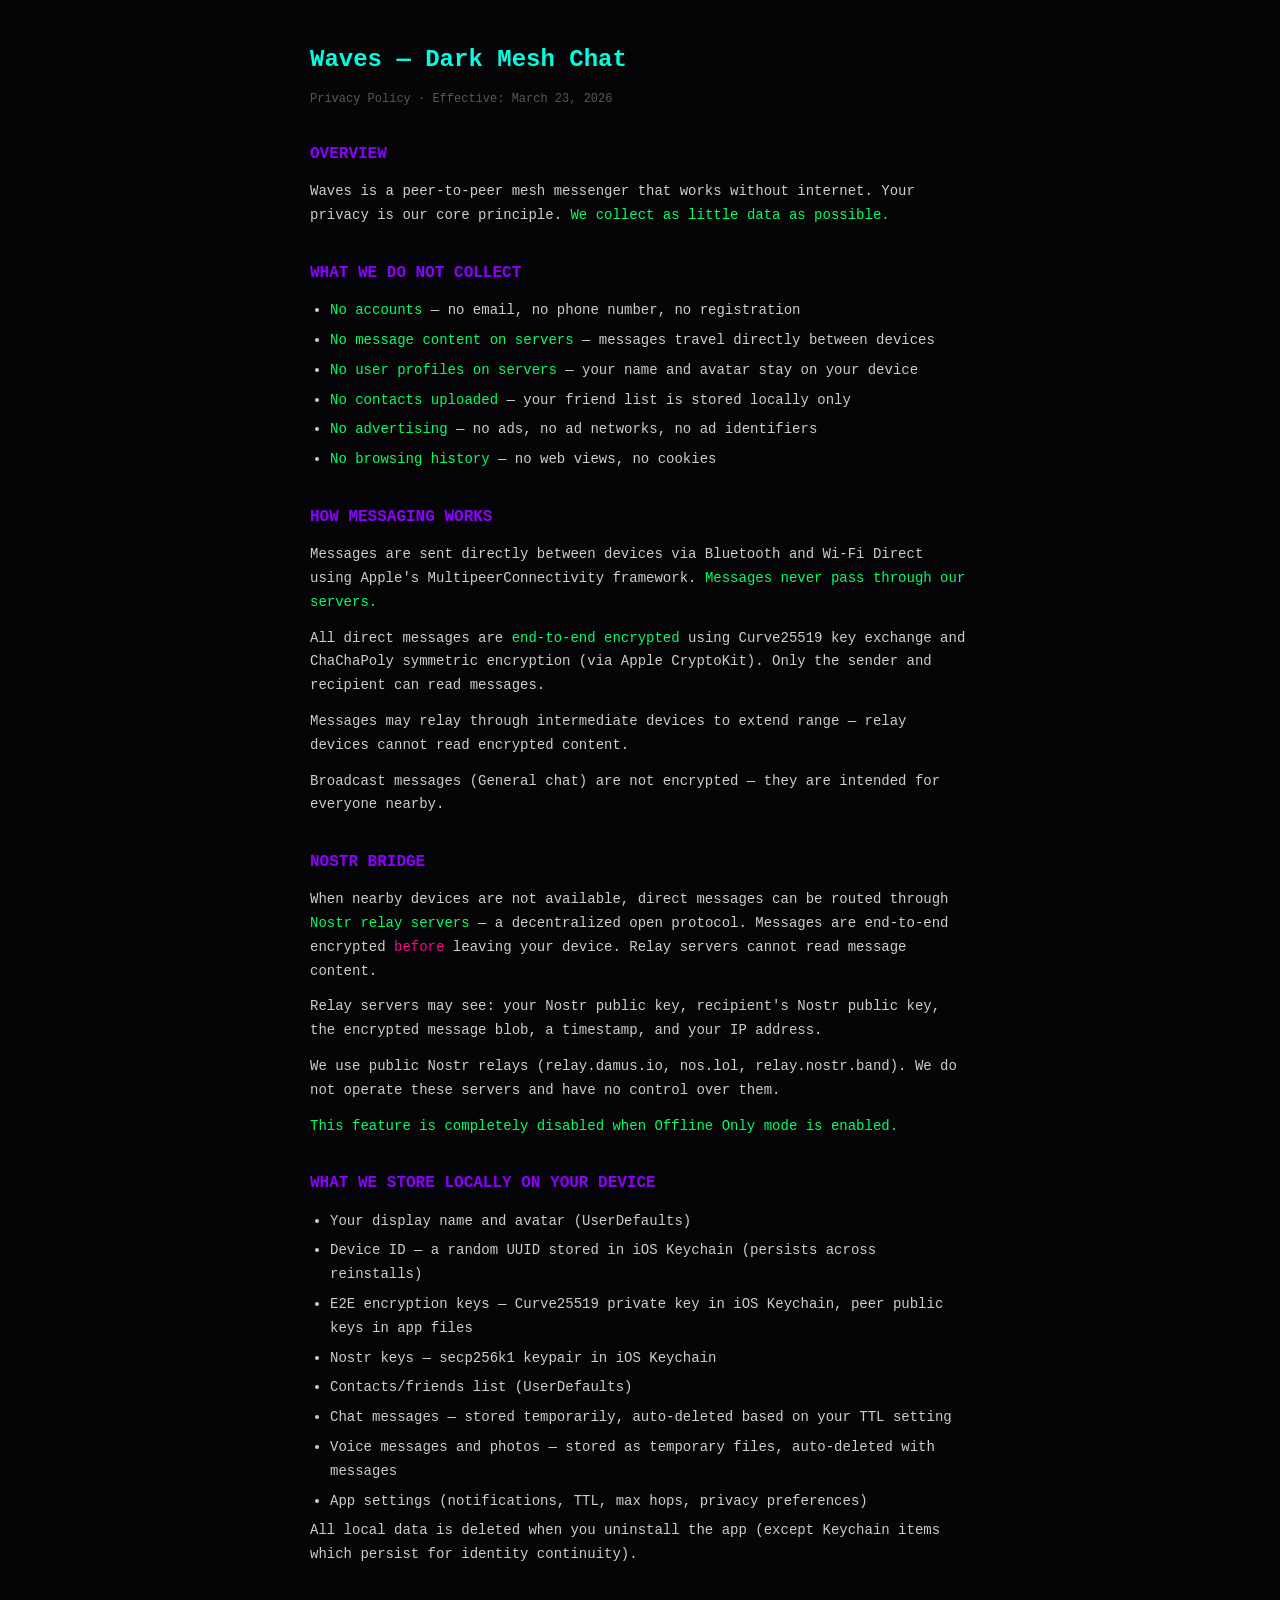
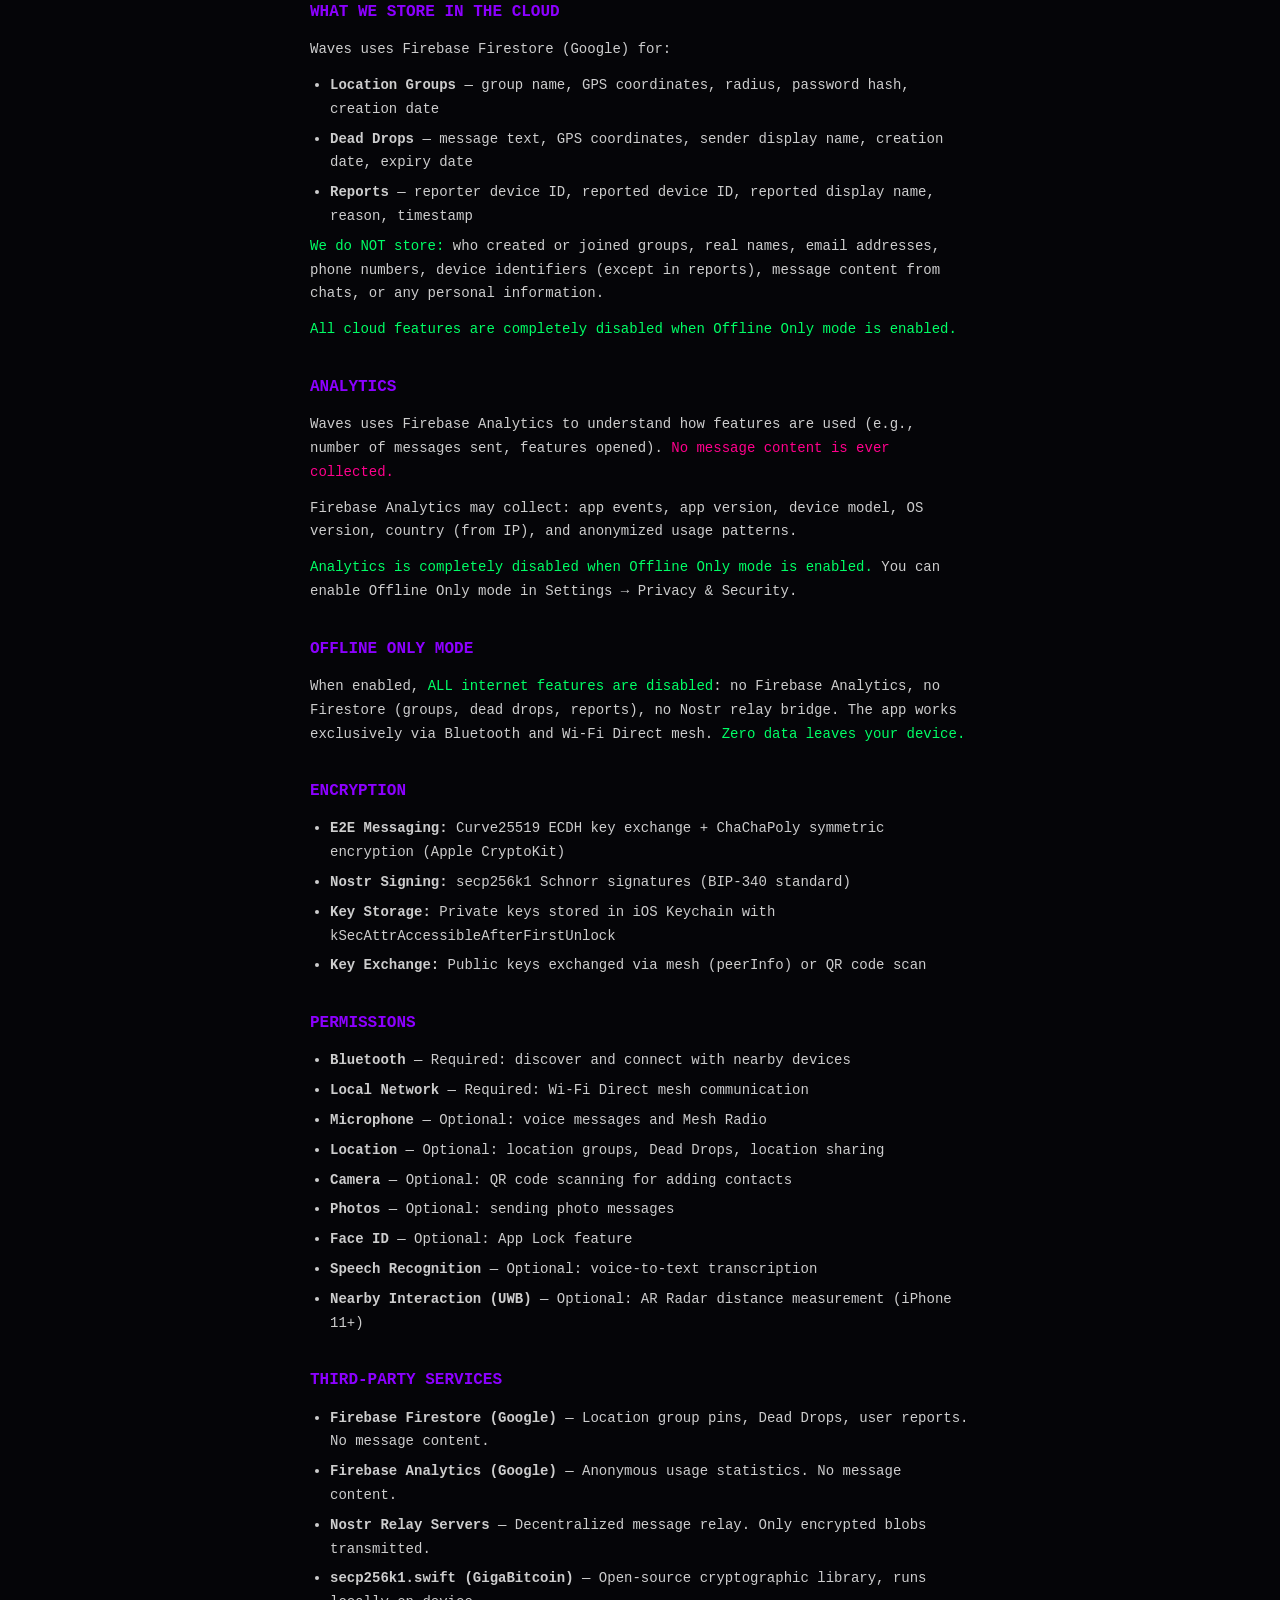
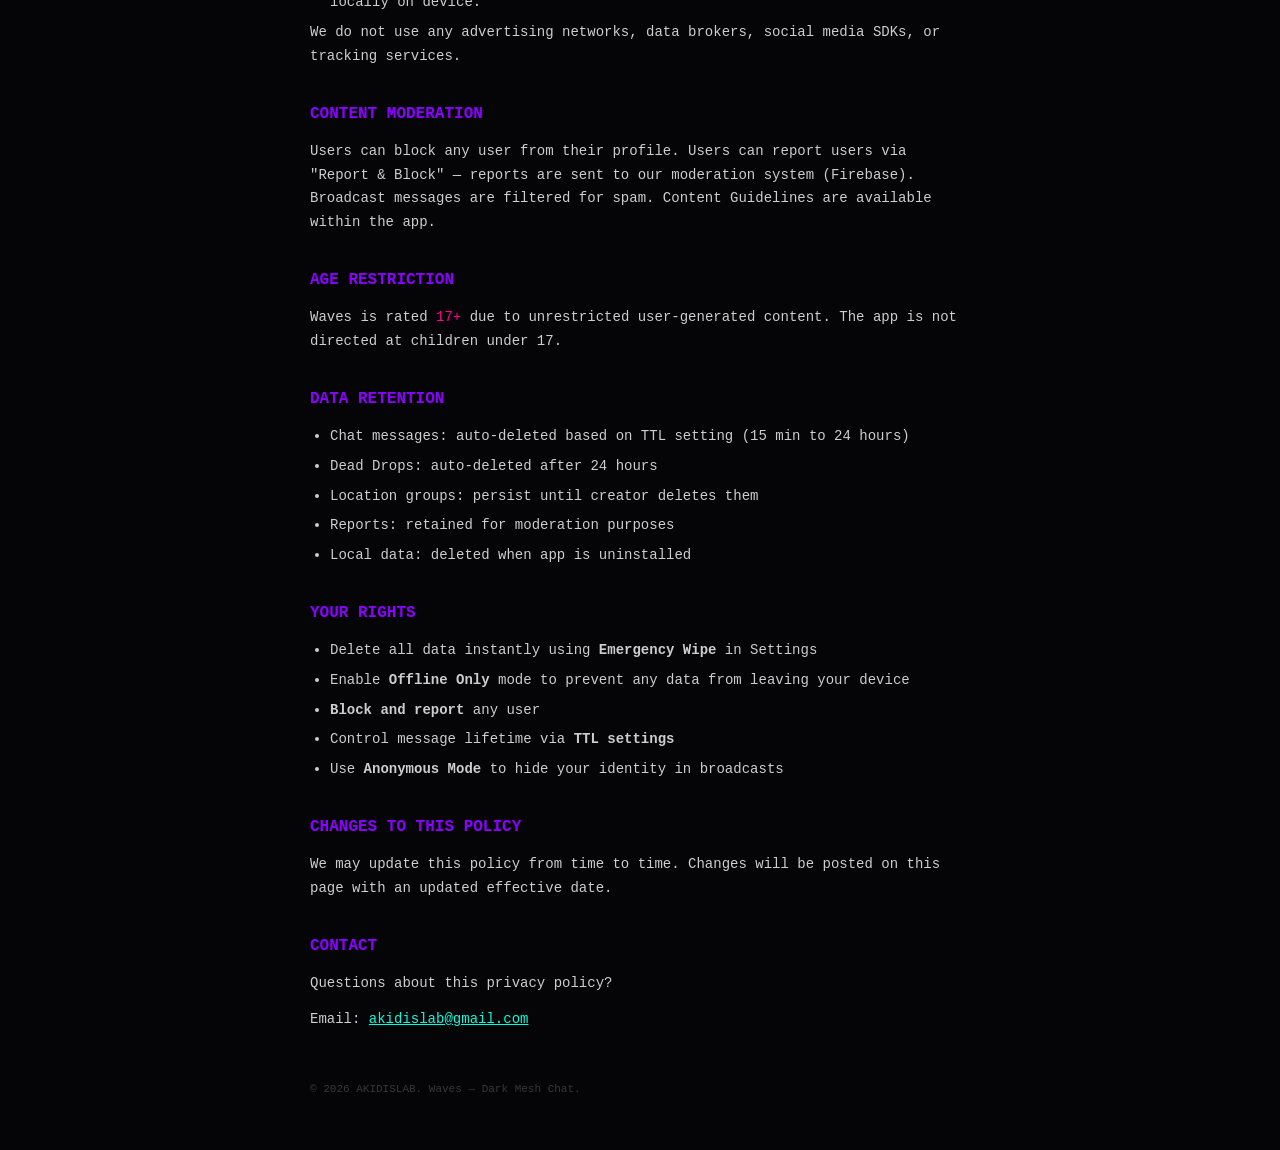
<file: waves/privacy/index.html>
<!DOCTYPE html>
<html lang="en">
<head>
    <meta charset="UTF-8">
    <meta name="viewport" content="width=device-width, initial-scale=1.0">
    <title>Waves — Privacy Policy</title>
    <style>
        * { margin: 0; padding: 0; box-sizing: border-box; }
        body {
            font-family: 'Courier New', monospace;
            background: #050508;
            color: #ffffff;
            padding: 40px 20px;
            max-width: 700px;
            margin: 0 auto;
            line-height: 1.7;
        }
        h1 { color: #00ffe0; font-size: 24px; margin-bottom: 8px; }
        h2 { color: #8c00ff; font-size: 16px; margin-top: 32px; margin-bottom: 12px; text-transform: uppercase; }
        p, li { color: #ffffffcc; font-size: 14px; margin-bottom: 12px; }
        ul { padding-left: 20px; }
        li { margin-bottom: 6px; }
        .date { color: #ffffff55; font-size: 12px; margin-bottom: 32px; }
        .highlight { color: #00ff66; }
        .warn { color: #ff008c; }
        a { color: #00ffe0; }
    </style>
</head>
<body>
    <h1>Waves — Dark Mesh Chat</h1>
    <p class="date">Privacy Policy · Effective: March 23, 2026</p>

    <h2>Overview</h2>
    <p>Waves is a peer-to-peer mesh messenger that works without internet. Your privacy is our core principle. <span class="highlight">We collect as little data as possible.</span></p>

    <h2>What We Do NOT Collect</h2>
    <ul>
        <li><span class="highlight">No accounts</span> — no email, no phone number, no registration</li>
        <li><span class="highlight">No message content on servers</span> — messages travel directly between devices</li>
        <li><span class="highlight">No user profiles on servers</span> — your name and avatar stay on your device</li>
        <li><span class="highlight">No contacts uploaded</span> — your friend list is stored locally only</li>
        <li><span class="highlight">No advertising</span> — no ads, no ad networks, no ad identifiers</li>
        <li><span class="highlight">No browsing history</span> — no web views, no cookies</li>
    </ul>

    <h2>How Messaging Works</h2>
    <p>Messages are sent directly between devices via Bluetooth and Wi-Fi Direct using Apple's MultipeerConnectivity framework. <span class="highlight">Messages never pass through our servers.</span></p>
    <p>All direct messages are <span class="highlight">end-to-end encrypted</span> using Curve25519 key exchange and ChaChaPoly symmetric encryption (via Apple CryptoKit). Only the sender and recipient can read messages.</p>
    <p>Messages may relay through intermediate devices to extend range — relay devices cannot read encrypted content.</p>
    <p>Broadcast messages (General chat) are not encrypted — they are intended for everyone nearby.</p>

    <h2>Nostr Bridge</h2>
    <p>When nearby devices are not available, direct messages can be routed through <span class="highlight">Nostr relay servers</span> — a decentralized open protocol. Messages are end-to-end encrypted <span class="warn">before</span> leaving your device. Relay servers cannot read message content.</p>
    <p>Relay servers may see: your Nostr public key, recipient's Nostr public key, the encrypted message blob, a timestamp, and your IP address.</p>
    <p>We use public Nostr relays (relay.damus.io, nos.lol, relay.nostr.band). We do not operate these servers and have no control over them.</p>
    <p><span class="highlight">This feature is completely disabled when Offline Only mode is enabled.</span></p>

    <h2>What We Store Locally on Your Device</h2>
    <ul>
        <li>Your display name and avatar (UserDefaults)</li>
        <li>Device ID — a random UUID stored in iOS Keychain (persists across reinstalls)</li>
        <li>E2E encryption keys — Curve25519 private key in iOS Keychain, peer public keys in app files</li>
        <li>Nostr keys — secp256k1 keypair in iOS Keychain</li>
        <li>Contacts/friends list (UserDefaults)</li>
        <li>Chat messages — stored temporarily, auto-deleted based on your TTL setting</li>
        <li>Voice messages and photos — stored as temporary files, auto-deleted with messages</li>
        <li>App settings (notifications, TTL, max hops, privacy preferences)</li>
    </ul>
    <p>All local data is deleted when you uninstall the app (except Keychain items which persist for identity continuity).</p>

    <h2>What We Store in the Cloud</h2>
    <p>Waves uses Firebase Firestore (Google) for:</p>
    <ul>
        <li><strong>Location Groups</strong> — group name, GPS coordinates, radius, password hash, creation date</li>
        <li><strong>Dead Drops</strong> — message text, GPS coordinates, sender display name, creation date, expiry date</li>
        <li><strong>Reports</strong> — reporter device ID, reported device ID, reported display name, reason, timestamp</li>
    </ul>
    <p><span class="highlight">We do NOT store:</span> who created or joined groups, real names, email addresses, phone numbers, device identifiers (except in reports), message content from chats, or any personal information.</p>
    <p><span class="highlight">All cloud features are completely disabled when Offline Only mode is enabled.</span></p>

    <h2>Analytics</h2>
    <p>Waves uses Firebase Analytics to understand how features are used (e.g., number of messages sent, features opened). <span class="warn">No message content is ever collected.</span></p>
    <p>Firebase Analytics may collect: app events, app version, device model, OS version, country (from IP), and anonymized usage patterns.</p>
    <p><span class="highlight">Analytics is completely disabled when Offline Only mode is enabled.</span> You can enable Offline Only mode in Settings → Privacy & Security.</p>

    <h2>Offline Only Mode</h2>
    <p>When enabled, <span class="highlight">ALL internet features are disabled</span>: no Firebase Analytics, no Firestore (groups, dead drops, reports), no Nostr relay bridge. The app works exclusively via Bluetooth and Wi-Fi Direct mesh. <span class="highlight">Zero data leaves your device.</span></p>

    <h2>Encryption</h2>
    <ul>
        <li><strong>E2E Messaging:</strong> Curve25519 ECDH key exchange + ChaChaPoly symmetric encryption (Apple CryptoKit)</li>
        <li><strong>Nostr Signing:</strong> secp256k1 Schnorr signatures (BIP-340 standard)</li>
        <li><strong>Key Storage:</strong> Private keys stored in iOS Keychain with kSecAttrAccessibleAfterFirstUnlock</li>
        <li><strong>Key Exchange:</strong> Public keys exchanged via mesh (peerInfo) or QR code scan</li>
    </ul>

    <h2>Permissions</h2>
    <ul>
        <li><strong>Bluetooth</strong> — Required: discover and connect with nearby devices</li>
        <li><strong>Local Network</strong> — Required: Wi-Fi Direct mesh communication</li>
        <li><strong>Microphone</strong> — Optional: voice messages and Mesh Radio</li>
        <li><strong>Location</strong> — Optional: location groups, Dead Drops, location sharing</li>
        <li><strong>Camera</strong> — Optional: QR code scanning for adding contacts</li>
        <li><strong>Photos</strong> — Optional: sending photo messages</li>
        <li><strong>Face ID</strong> — Optional: App Lock feature</li>
        <li><strong>Speech Recognition</strong> — Optional: voice-to-text transcription</li>
        <li><strong>Nearby Interaction (UWB)</strong> — Optional: AR Radar distance measurement (iPhone 11+)</li>
    </ul>

    <h2>Third-Party Services</h2>
    <ul>
        <li><strong>Firebase Firestore (Google)</strong> — Location group pins, Dead Drops, user reports. No message content.</li>
        <li><strong>Firebase Analytics (Google)</strong> — Anonymous usage statistics. No message content.</li>
        <li><strong>Nostr Relay Servers</strong> — Decentralized message relay. Only encrypted blobs transmitted.</li>
        <li><strong>secp256k1.swift (GigaBitcoin)</strong> — Open-source cryptographic library, runs locally on device.</li>
    </ul>
    <p>We do not use any advertising networks, data brokers, social media SDKs, or tracking services.</p>

    <h2>Content Moderation</h2>
    <p>Users can block any user from their profile. Users can report users via "Report & Block" — reports are sent to our moderation system (Firebase). Broadcast messages are filtered for spam. Content Guidelines are available within the app.</p>

    <h2>Age Restriction</h2>
    <p>Waves is rated <span class="warn">17+</span> due to unrestricted user-generated content. The app is not directed at children under 17.</p>

    <h2>Data Retention</h2>
    <ul>
        <li>Chat messages: auto-deleted based on TTL setting (15 min to 24 hours)</li>
        <li>Dead Drops: auto-deleted after 24 hours</li>
        <li>Location groups: persist until creator deletes them</li>
        <li>Reports: retained for moderation purposes</li>
        <li>Local data: deleted when app is uninstalled</li>
    </ul>

    <h2>Your Rights</h2>
    <ul>
        <li>Delete all data instantly using <strong>Emergency Wipe</strong> in Settings</li>
        <li>Enable <strong>Offline Only</strong> mode to prevent any data from leaving your device</li>
        <li><strong>Block and report</strong> any user</li>
        <li>Control message lifetime via <strong>TTL settings</strong></li>
        <li>Use <strong>Anonymous Mode</strong> to hide your identity in broadcasts</li>
    </ul>

    <h2>Changes to This Policy</h2>
    <p>We may update this policy from time to time. Changes will be posted on this page with an updated effective date.</p>

    <h2>Contact</h2>
    <p>Questions about this privacy policy?</p>
    <p>Email: <a href="mailto:akidislab@gmail.com">akidislab@gmail.com</a></p>

    <p style="margin-top: 48px; color: #ffffff33; font-size: 11px;">© 2026 AKIDISLAB. Waves — Dark Mesh Chat.</p>
</body>
</html>
</file>
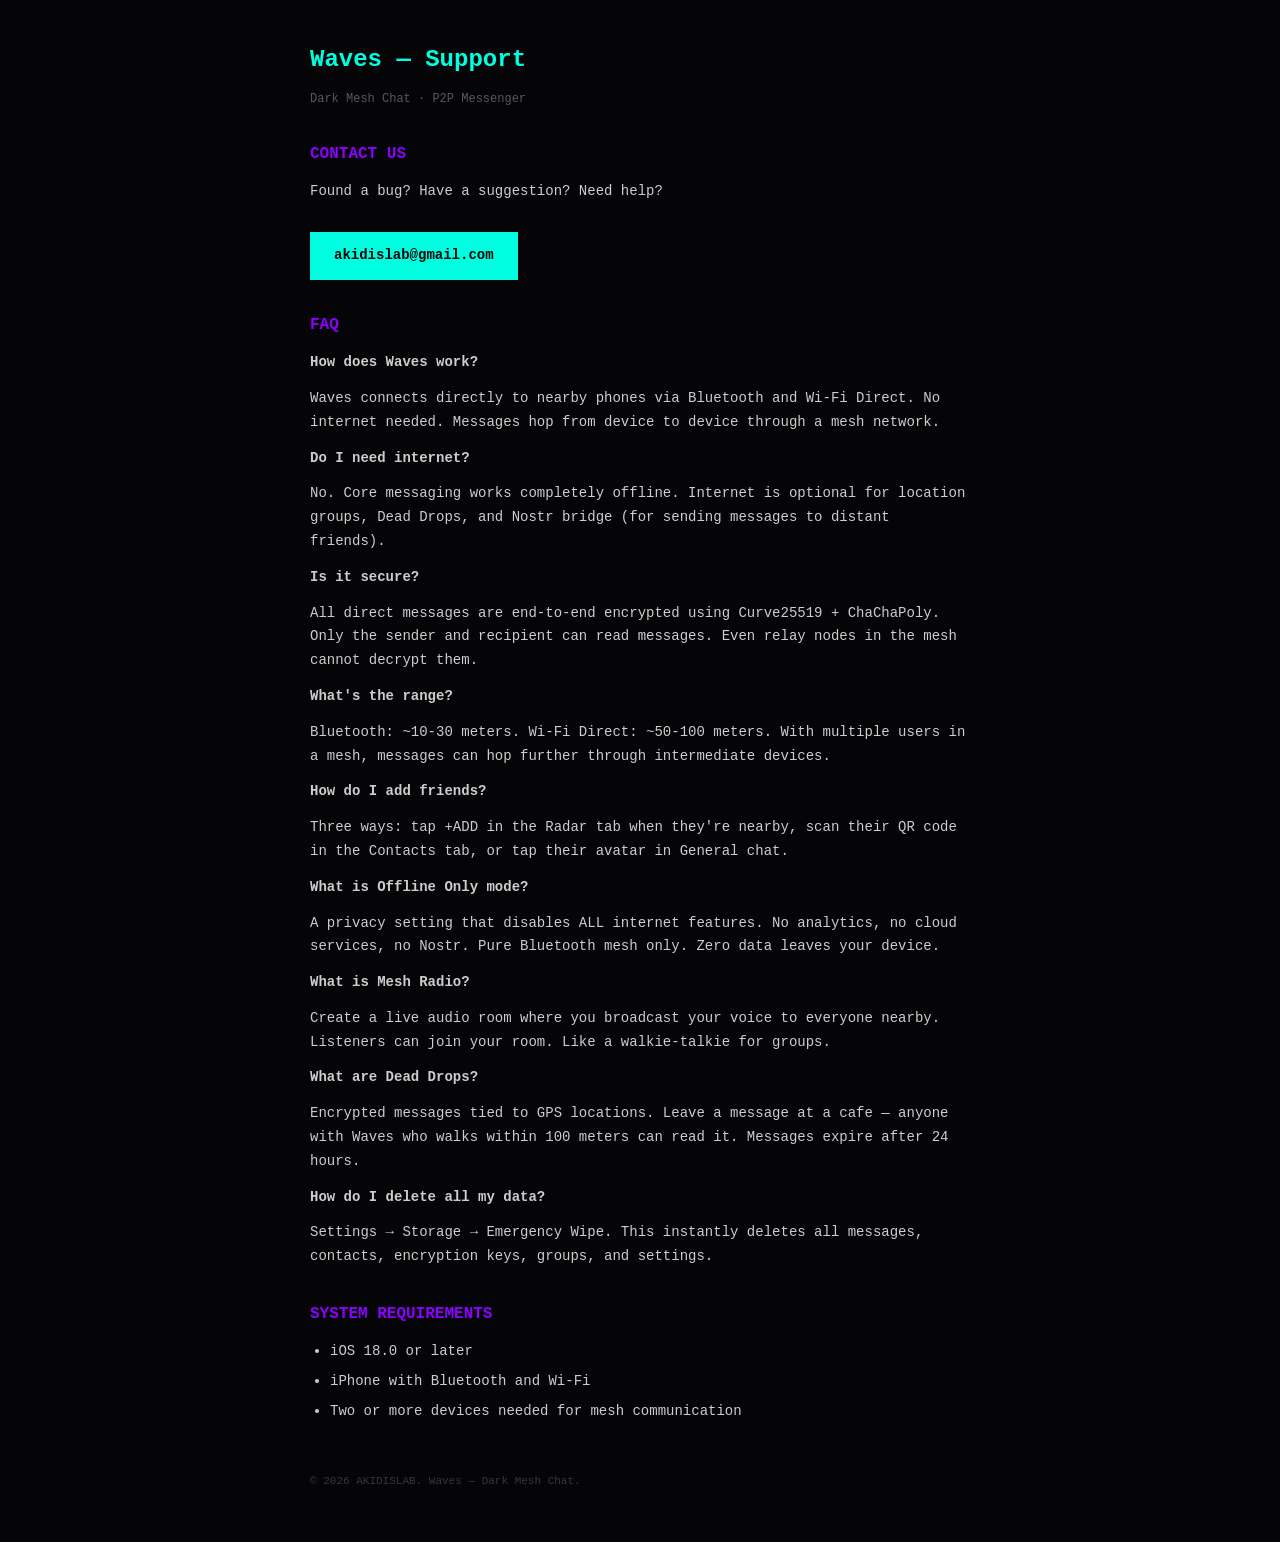
<file: waves/support/index.html>
<!DOCTYPE html>
<html lang="en">
<head>
    <meta charset="UTF-8">
    <meta name="viewport" content="width=device-width, initial-scale=1.0">
    <title>Waves — Support</title>
    <style>
        * { margin: 0; padding: 0; box-sizing: border-box; }
        body {
            font-family: 'Courier New', monospace;
            background: #050508;
            color: #ffffff;
            padding: 40px 20px;
            max-width: 700px;
            margin: 0 auto;
            line-height: 1.7;
        }
        h1 { color: #00ffe0; font-size: 24px; margin-bottom: 8px; }
        h2 { color: #8c00ff; font-size: 16px; margin-top: 32px; margin-bottom: 12px; text-transform: uppercase; }
        p, li { color: #ffffffcc; font-size: 14px; margin-bottom: 12px; }
        ul { padding-left: 20px; }
        li { margin-bottom: 6px; }
        .date { color: #ffffff55; font-size: 12px; margin-bottom: 32px; }
        .highlight { color: #00ff66; }
        a { color: #00ffe0; }
        .btn {
            display: inline-block;
            background: #00ffe0;
            color: #050508;
            padding: 12px 24px;
            text-decoration: none;
            font-weight: bold;
            font-size: 14px;
            margin-top: 16px;
        }
    </style>
</head>
<body>
    <h1>Waves — Support</h1>
    <p class="date">Dark Mesh Chat · P2P Messenger</p>

    <h2>Contact Us</h2>
    <p>Found a bug? Have a suggestion? Need help?</p>
    <a href="mailto:akidislab@gmail.com" class="btn">akidislab@gmail.com</a>

    <h2>FAQ</h2>

    <p><strong>How does Waves work?</strong></p>
    <p>Waves connects directly to nearby phones via Bluetooth and Wi-Fi Direct. No internet needed. Messages hop from device to device through a mesh network.</p>

    <p><strong>Do I need internet?</strong></p>
    <p>No. Core messaging works completely offline. Internet is optional for location groups, Dead Drops, and Nostr bridge (for sending messages to distant friends).</p>

    <p><strong>Is it secure?</strong></p>
    <p>All direct messages are end-to-end encrypted using Curve25519 + ChaChaPoly. Only the sender and recipient can read messages. Even relay nodes in the mesh cannot decrypt them.</p>

    <p><strong>What's the range?</strong></p>
    <p>Bluetooth: ~10-30 meters. Wi-Fi Direct: ~50-100 meters. With multiple users in a mesh, messages can hop further through intermediate devices.</p>

    <p><strong>How do I add friends?</strong></p>
    <p>Three ways: tap +ADD in the Radar tab when they're nearby, scan their QR code in the Contacts tab, or tap their avatar in General chat.</p>

    <p><strong>What is Offline Only mode?</strong></p>
    <p>A privacy setting that disables ALL internet features. No analytics, no cloud services, no Nostr. Pure Bluetooth mesh only. Zero data leaves your device.</p>

    <p><strong>What is Mesh Radio?</strong></p>
    <p>Create a live audio room where you broadcast your voice to everyone nearby. Listeners can join your room. Like a walkie-talkie for groups.</p>

    <p><strong>What are Dead Drops?</strong></p>
    <p>Encrypted messages tied to GPS locations. Leave a message at a cafe — anyone with Waves who walks within 100 meters can read it. Messages expire after 24 hours.</p>

    <p><strong>How do I delete all my data?</strong></p>
    <p>Settings → Storage → Emergency Wipe. This instantly deletes all messages, contacts, encryption keys, groups, and settings.</p>

    <h2>System Requirements</h2>
    <ul>
        <li>iOS 18.0 or later</li>
        <li>iPhone with Bluetooth and Wi-Fi</li>
        <li>Two or more devices needed for mesh communication</li>
    </ul>

    <p style="margin-top: 48px; color: #ffffff33; font-size: 11px;">© 2026 AKIDISLAB. Waves — Dark Mesh Chat.</p>
</body>
</html>
</file>
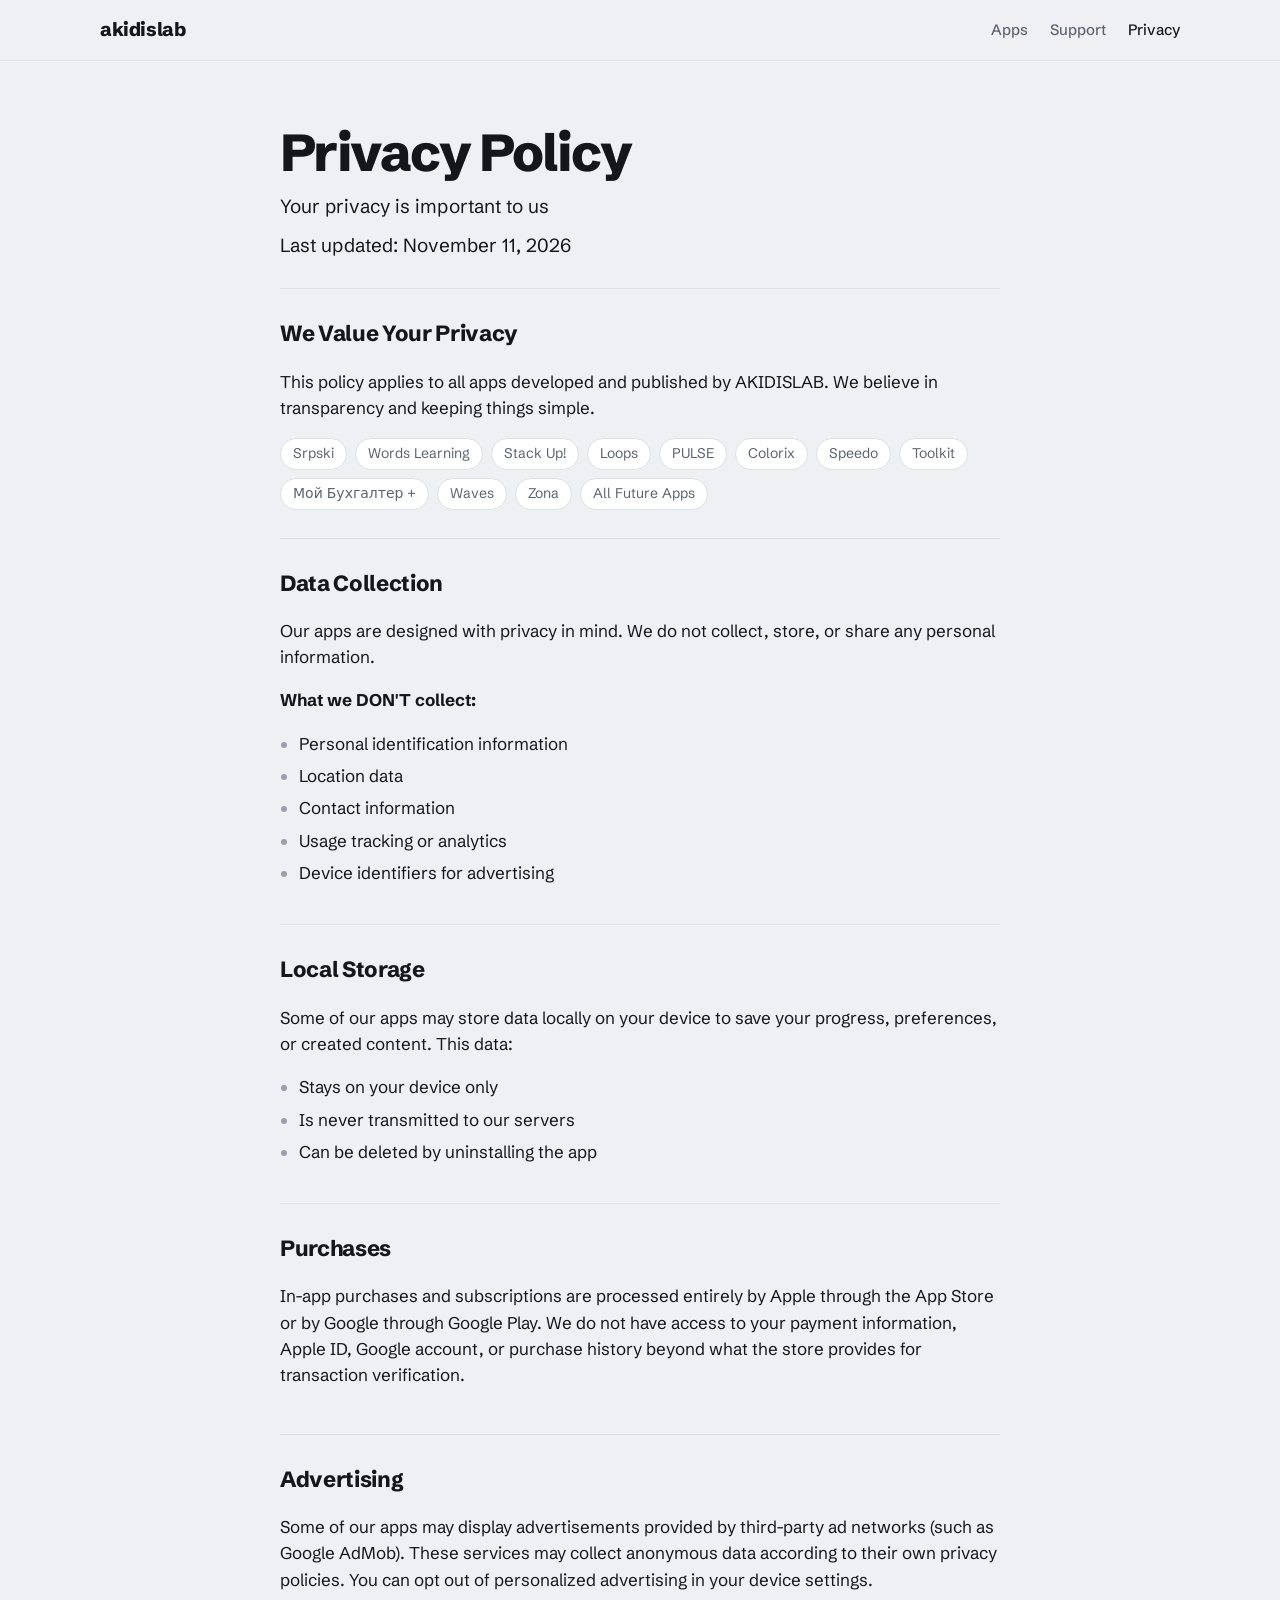
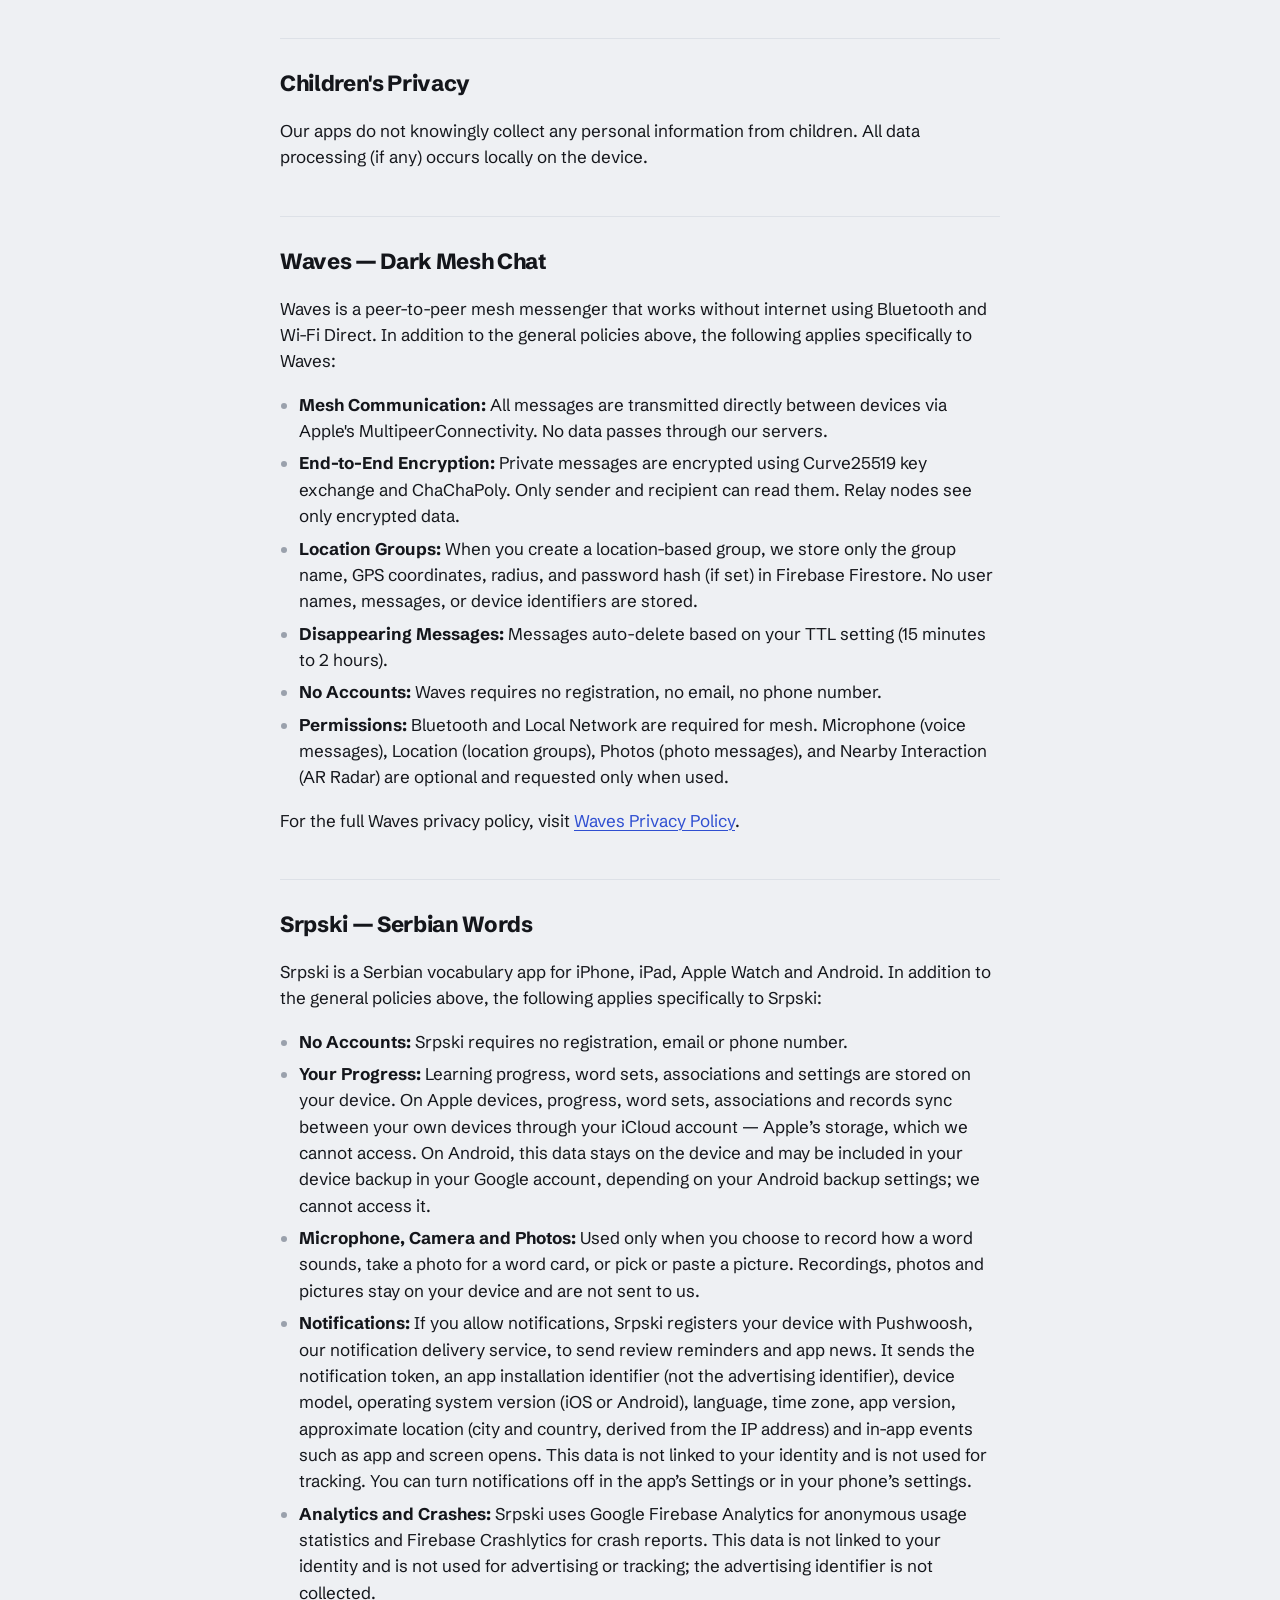
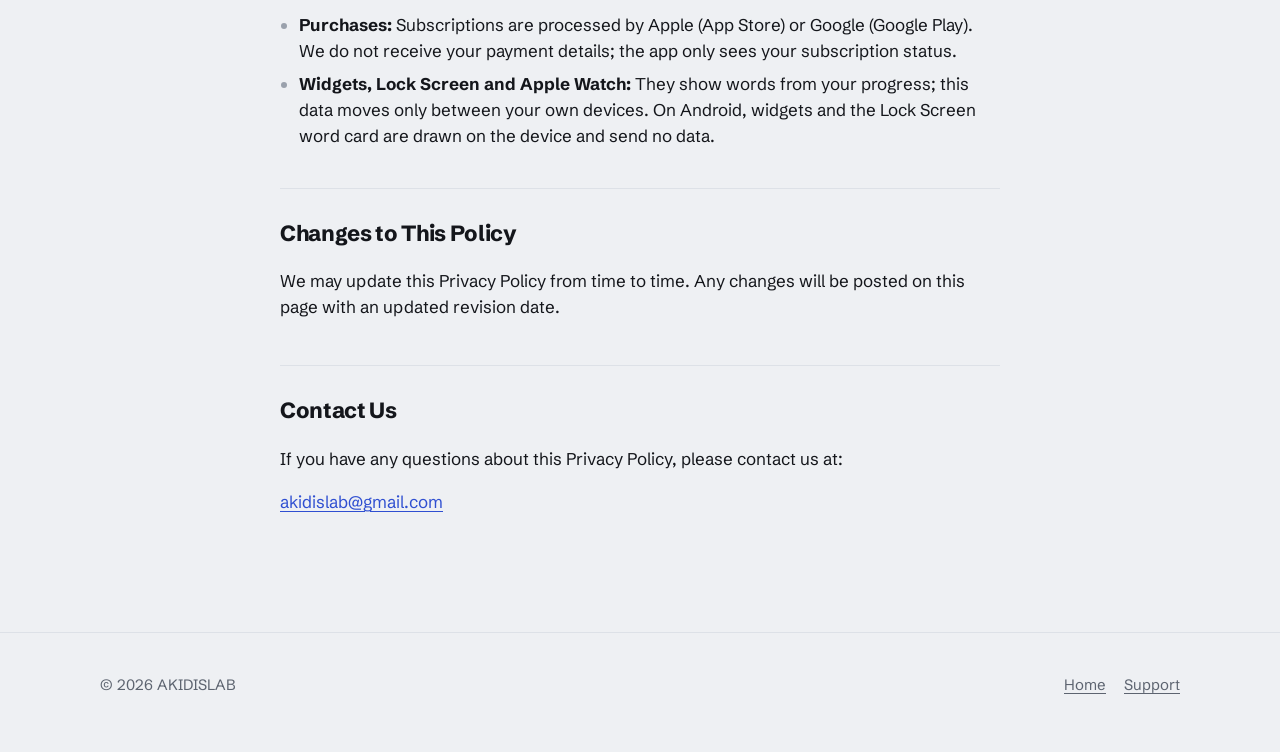
<file: privacy.html>
<!DOCTYPE html>
<html lang="en">
<head>
  <meta charset="utf-8">
  <meta name="viewport" content="width=device-width, initial-scale=1">
  <title>Privacy Policy · AKIDISLAB</title>
  <meta name="description" content="Privacy policy for apps developed and published by AKIDISLAB.">
  <link rel="preconnect" href="https://fonts.googleapis.com">
  <link rel="preconnect" href="https://fonts.gstatic.com" crossorigin>
  <link href="https://fonts.googleapis.com/css2?family=Newsreader:ital,opsz,wght@0,6..72,500;0,6..72,600;1,6..72,500&family=Schibsted+Grotesk:wght@400;500;600;700;800&display=swap" rel="stylesheet">
  <link rel="stylesheet" href="assets/site.css">
</head>
<body>
  <header class="top">
    <div class="wrap">
      <a class="mark" href="/">akidislab</a>
      <nav aria-label="Main">
        <a href="index.html#apps">Apps</a>
        <a href="support.html">Support</a>
        <a href="privacy.html" aria-current="page">Privacy</a>
      </nav>
    </div>
  </header>

  <main class="narrow doc">
    <div class="page-head">
      <h1>Privacy Policy</h1>
      <p>Your privacy is important to us</p>
      <p class="meta">Last updated: November 11, 2026</p>
    </div>

    <section>
      <h2>We Value Your Privacy</h2>
      <p>This policy applies to all apps developed and published by AKIDISLAB. We believe in transparency and keeping things simple.</p>
      <div class="chips"><span>Srpski</span><span>Words Learning</span><span>Stack Up!</span><span>Loops</span><span>PULSE</span><span>Colorix</span><span>Speedo</span><span>Toolkit</span><span>Мой Бухгалтер +</span><span>Waves</span><span>Zona</span><span>All Future Apps</span></div>
    </section>

    <section>
      <h2>Data Collection</h2>
      <p>Our apps are designed with privacy in mind. We do not collect, store, or share any personal information.</p>
      <p><strong>What we DON'T collect:</strong></p>
      <ul>
        <li>Personal identification information</li>
        <li>Location data</li>
        <li>Contact information</li>
        <li>Usage tracking or analytics</li>
        <li>Device identifiers for advertising</li>
      </ul>
    </section>

    <section>
      <h2>Local Storage</h2>
      <p>Some of our apps may store data locally on your device to save your progress, preferences, or created content. This data:</p>
      <ul>
        <li>Stays on your device only</li>
        <li>Is never transmitted to our servers</li>
        <li>Can be deleted by uninstalling the app</li>
      </ul>
    </section>

    <section>
      <h2>Purchases</h2>
      <p>In-app purchases and subscriptions are processed entirely by Apple through the App Store or by Google through Google Play. We do not have access to your payment information, Apple ID, Google account, or purchase history beyond what the store provides for transaction verification.</p>
    </section>

    <section>
      <h2>Advertising</h2>
      <p>Some of our apps may display advertisements provided by third-party ad networks (such as Google AdMob). These services may collect anonymous data according to their own privacy policies. You can opt out of personalized advertising in your device settings.</p>
    </section>

    <section>
      <h2>Children's Privacy</h2>
      <p>Our apps do not knowingly collect any personal information from children. All data processing (if any) occurs locally on the device.</p>
    </section>

    <section>
      <h2>Waves — Dark Mesh Chat</h2>
      <p>Waves is a peer-to-peer mesh messenger that works without internet using Bluetooth and Wi-Fi Direct. In addition to the general policies above, the following applies specifically to Waves:</p>
      <ul>
        <li><strong>Mesh Communication:</strong> All messages are transmitted directly between devices via Apple's MultipeerConnectivity. No data passes through our servers.</li>
        <li><strong>End-to-End Encryption:</strong> Private messages are encrypted using Curve25519 key exchange and ChaChaPoly. Only sender and recipient can read them. Relay nodes see only encrypted data.</li>
        <li><strong>Location Groups:</strong> When you create a location-based group, we store only the group name, GPS coordinates, radius, and password hash (if set) in Firebase Firestore. No user names, messages, or device identifiers are stored.</li>
        <li><strong>Disappearing Messages:</strong> Messages auto-delete based on your TTL setting (15 minutes to 2 hours).</li>
        <li><strong>No Accounts:</strong> Waves requires no registration, no email, no phone number.</li>
        <li><strong>Permissions:</strong> Bluetooth and Local Network are required for mesh. Microphone (voice messages), Location (location groups), Photos (photo messages), and Nearby Interaction (AR Radar) are optional and requested only when used.</li>
      </ul>
      <p>For the full Waves privacy policy, visit <a href="/waves/privacy/">Waves Privacy Policy</a>.</p>
    </section>

    <section id="srpski">
      <h2>Srpski — Serbian Words</h2>
      <p>Srpski is a Serbian vocabulary app for iPhone, iPad, Apple Watch and Android. In addition to the general policies above, the following applies specifically to Srpski:</p>
      <ul>
        <li><strong>No Accounts:</strong> Srpski requires no registration, email or phone number.</li>
        <li><strong>Your Progress:</strong> Learning progress, word sets, associations and settings are stored on your device. On Apple devices, progress, word sets, associations and records sync between your own devices through your iCloud account — Apple’s storage, which we cannot access. On Android, this data stays on the device and may be included in your device backup in your Google account, depending on your Android backup settings; we cannot access it.</li>
        <li><strong>Microphone, Camera and Photos:</strong> Used only when you choose to record how a word sounds, take a photo for a word card, or pick or paste a picture. Recordings, photos and pictures stay on your device and are not sent to us.</li>
        <li><strong>Notifications:</strong> If you allow notifications, Srpski registers your device with Pushwoosh, our notification delivery service, to send review reminders and app news. It sends the notification token, an app installation identifier (not the advertising identifier), device model, operating system version (iOS or Android), language, time zone, app version, approximate location (city and country, derived from the IP address) and in-app events such as app and screen opens. This data is not linked to your identity and is not used for tracking. You can turn notifications off in the app’s Settings or in your phone’s settings.</li>
        <li><strong>Analytics and Crashes:</strong> Srpski uses Google Firebase Analytics for anonymous usage statistics and Firebase Crashlytics for crash reports. This data is not linked to your identity and is not used for advertising or tracking; the advertising identifier is not collected.</li>
        <li><strong>Purchases:</strong> Subscriptions are processed by Apple (App Store) or Google (Google Play). We do not receive your payment details; the app only sees your subscription status.</li>
        <li><strong>Widgets, Lock Screen and Apple Watch:</strong> They show words from your progress; this data moves only between your own devices. On Android, widgets and the Lock Screen word card are drawn on the device and send no data.</li>
      </ul>
    </section>

    <section>
      <h2>Changes to This Policy</h2>
      <p>We may update this Privacy Policy from time to time. Any changes will be posted on this page with an updated revision date.</p>
    </section>

    <section>
      <h2>Contact Us</h2>
      <p>If you have any questions about this Privacy Policy, please contact us at:</p>
      <p><a href="mailto:akidislab@gmail.com">akidislab@gmail.com</a></p>
    </section>
  </main>

  <footer class="foot">
    <div class="wrap">
      <div>© 2026 AKIDISLAB</div>
      <nav aria-label="Footer">
        <a href="/">Home</a>
        <a href="support.html">Support</a>
      </nav>
    </div>
  </footer>
</body>
</html>
</file>
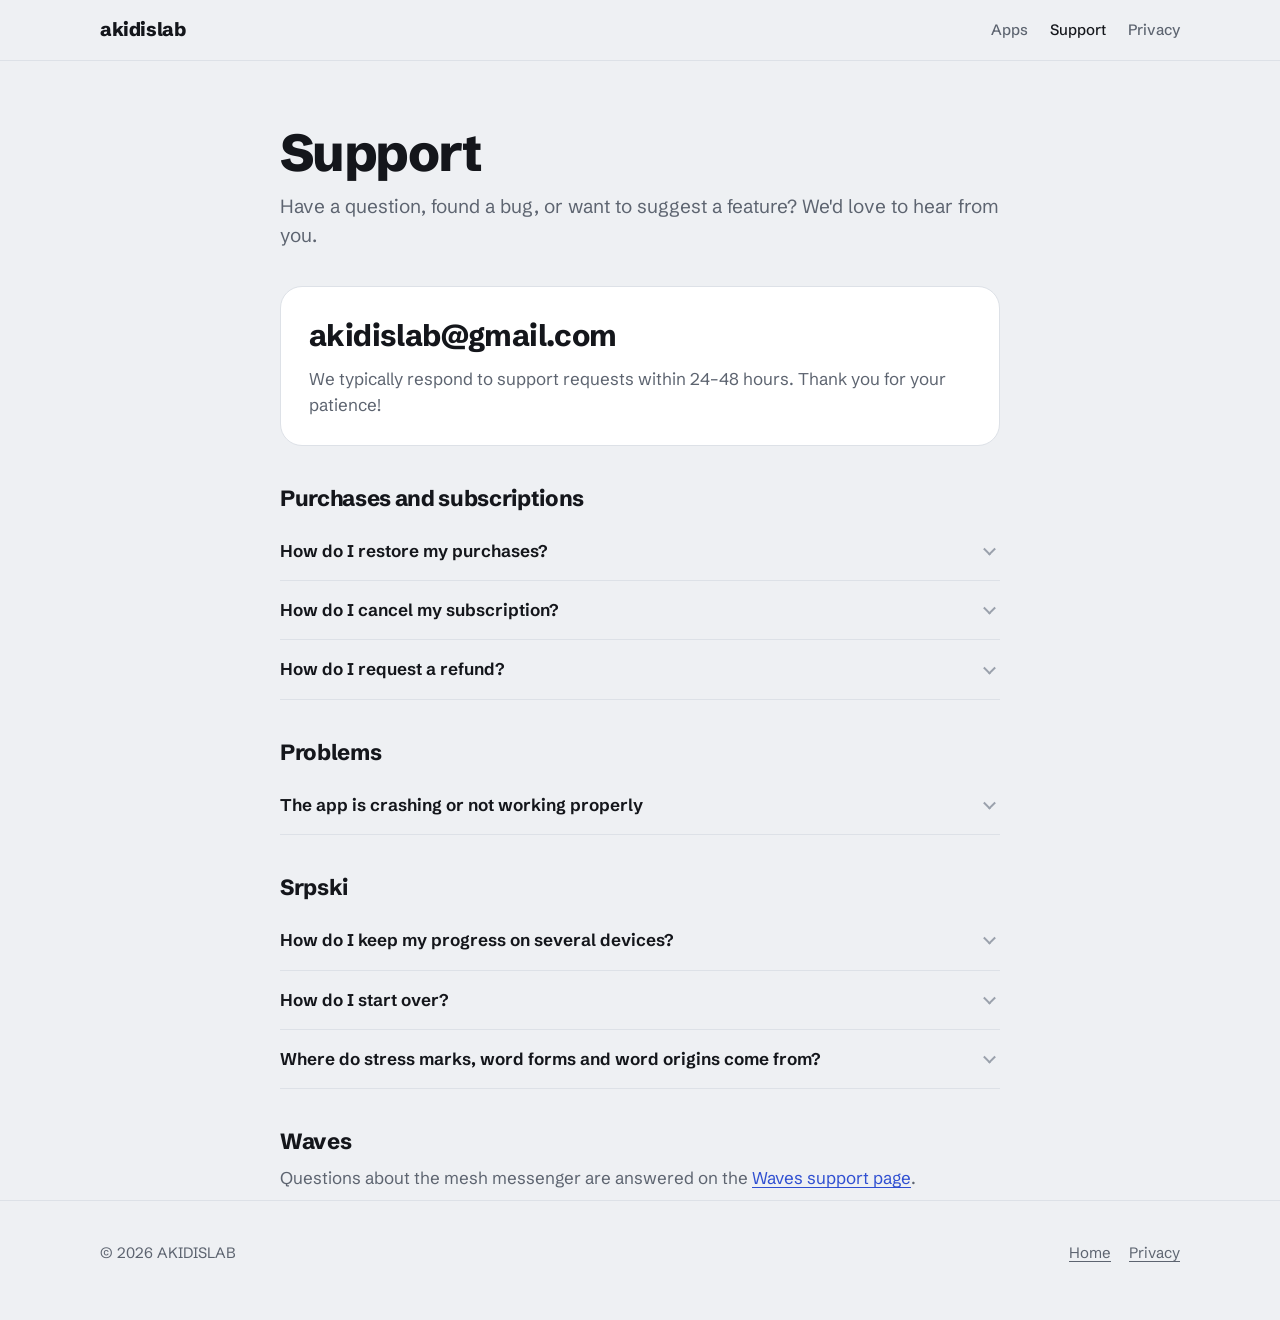
<file: support.html>
<!DOCTYPE html>
<html lang="en">
<head>
  <meta charset="utf-8">
  <meta name="viewport" content="width=device-width, initial-scale=1">
  <title>Support · AKIDISLAB</title>
  <meta name="description" content="Support for AKIDISLAB apps: contact, purchases, subscriptions and answers to common questions.">
  <link rel="preconnect" href="https://fonts.googleapis.com">
  <link rel="preconnect" href="https://fonts.gstatic.com" crossorigin>
  <link href="https://fonts.googleapis.com/css2?family=Newsreader:ital,opsz,wght@0,6..72,500;0,6..72,600;1,6..72,500&family=Schibsted+Grotesk:wght@400;500;600;700;800&display=swap" rel="stylesheet">
  <link rel="stylesheet" href="assets/site.css">
</head>
<body>
  <header class="top">
    <div class="wrap">
      <a class="mark" href="/">akidislab</a>
      <nav aria-label="Main">
        <a href="index.html#apps">Apps</a>
        <a href="support.html" aria-current="page">Support</a>
        <a href="privacy.html">Privacy</a>
      </nav>
    </div>
  </header>

  <main class="narrow">
    <div class="page-head">
      <h1>Support</h1>
      <p>Have a question, found a bug, or want to suggest a feature? We'd love to hear from you.</p>
    </div>

    <div class="contact">
      <a class="mail" href="mailto:akidislab@gmail.com">akidislab@gmail.com</a>
      <p>We typically respond to support requests within 24–48 hours. Thank you for your patience!</p>
    </div>

    <div class="faq">
      <h2>Purchases and subscriptions</h2>
      <details>
        <summary>How do I restore my purchases?</summary>
        <div>Go to Settings in the app and tap “Restore Purchases”. Make sure you're signed in with the same Apple ID you used for the original purchase.</div>
      </details>
      <details>
        <summary>How do I cancel my subscription?</summary>
        <div>Subscriptions are managed through your Apple ID. Go to Settings → [Your Name] → Subscriptions on your device to manage or cancel.</div>
      </details>
      <details>
        <summary>How do I request a refund?</summary>
        <div>Refunds are processed by Apple. Visit <a href="https://reportaproblem.apple.com">reportaproblem.apple.com</a> to request a refund for any purchase.</div>
      </details>

      <h2>Problems</h2>
      <details>
        <summary>The app is crashing or not working properly</summary>
        <div>Try closing and reopening the app. If the issue persists, try reinstalling the app or contact us with details about your device and iOS version.</div>
      </details>

      <h2 id="srpski">Srpski</h2>
      <details>
        <summary>How do I keep my progress on several devices?</summary>
        <div>Srpski syncs your progress, your own word sets and your associations through iCloud. Sign in with the same Apple ID on each device and keep iCloud turned on.</div>
      </details>
      <details>
        <summary>How do I start over?</summary>
        <div>Open Settings in the app and tap “Reset all progress”. Statistics, streak and reviews start over; your own word sets stay.</div>
      </details>
      <details>
        <summary>Where do stress marks, word forms and word origins come from?</summary>
        <div>From Wiktionary, under the CC BY-SA 4.0 license. The data we use is published on the <a href="srpski/data/">Srpski word data</a> page.</div>
      </details>

      <h2>Waves</h2>
      <p style="color: var(--subtle); margin: 0 0 8px;">Questions about the mesh messenger are answered on the <a href="waves/support/">Waves support page</a>.</p>
    </div>
  </main>

  <footer class="foot">
    <div class="wrap">
      <div>© 2026 AKIDISLAB</div>
      <nav aria-label="Footer">
        <a href="/">Home</a>
        <a href="privacy.html">Privacy</a>
      </nav>
    </div>
  </footer>
</body>
</html>
</file>
<file: assets/site.css>
/* AKIDISLAB — общий стиль сайта: холодная бумага, тёмные чернила, цвет дают сами приложения. */

:root {
  --paper: #eef0f3;
  --surface: #ffffff;
  --ink: #14161b;
  --subtle: #5d6470;
  --faint: #9aa1ac;
  --hairline: #dde1e7;
  --link: #2f4fd1;
  --known: #0e9e6b;
  --learning: #2b57dd;
  --fresh: #d6dae1;
  --radius: 22px;
  --sans: "Schibsted Grotesk", system-ui, -apple-system, "Segoe UI", sans-serif;
  --serif: "Newsreader", "New York", Georgia, serif;
  color-scheme: light;
}

@media (prefers-color-scheme: dark) {
  :root:not([data-theme="light"]) {
    --paper: #0f1013;
    --surface: #181a1f;
    --ink: #f2f3f5;
    --subtle: #9aa1ac;
    --faint: #5c626c;
    --hairline: #2a2e35;
    --link: #8fa8ff;
    --known: #2fcb8e;
    --learning: #6e90f7;
    --fresh: #2c3038;
    color-scheme: dark;
  }
}
:root[data-theme="dark"] {
  --paper: #0f1013;
  --surface: #181a1f;
  --ink: #f2f3f5;
  --subtle: #9aa1ac;
  --faint: #5c626c;
  --hairline: #2a2e35;
  --link: #8fa8ff;
  --known: #2fcb8e;
  --learning: #6e90f7;
  --fresh: #2c3038;
  color-scheme: dark;
}

*, *::before, *::after { box-sizing: border-box; }
html { -webkit-text-size-adjust: 100%; }
body {
  margin: 0;
  background: var(--paper);
  color: var(--ink);
  font-family: var(--sans);
  font-size: 17px;
  line-height: 1.55;
  -webkit-font-smoothing: antialiased;
}
img { max-width: 100%; display: block; }
a { color: var(--link); text-decoration-thickness: 1px; text-underline-offset: 3px; }
a:hover { text-decoration-thickness: 2px; }
:focus-visible { outline: 3px solid var(--link); outline-offset: 3px; border-radius: 6px; }

.wrap { width: min(1080px, 100% - 32px); margin-inline: auto; }
.narrow { width: min(720px, 100% - 32px); margin-inline: auto; }

/* Шапка */
.top {
  position: sticky; top: 0; z-index: 10;
  background: color-mix(in srgb, var(--paper) 86%, transparent);
  backdrop-filter: saturate(160%) blur(14px);
  -webkit-backdrop-filter: saturate(160%) blur(14px);
  border-bottom: 1px solid var(--hairline);
}
.top .wrap { display: flex; align-items: center; justify-content: space-between; gap: 16px; height: 60px; }
.mark { font-weight: 800; font-size: 19px; letter-spacing: -0.02em; color: var(--ink); text-decoration: none; }
.mark span { color: var(--subtle); font-weight: 500; }
.top nav { display: flex; gap: 22px; }
.top nav a { color: var(--subtle); text-decoration: none; font-weight: 500; font-size: 15px; }
.top nav a:hover, .top nav a[aria-current="page"] { color: var(--ink); }

/* Главная: первый экран */
.hero { display: grid; grid-template-columns: 1.15fr 1fr; gap: 48px; align-items: center; padding: 88px 0 72px; }
.hero h1 {
  font-size: clamp(40px, 6.2vw, 72px); line-height: 1.02; letter-spacing: -0.035em;
  font-weight: 800; margin: 0 0 22px;
}
.hero h1 em { font-family: var(--serif); font-weight: 500; font-style: italic; letter-spacing: -0.01em; }
.lede { font-size: 19px; color: var(--subtle); max-width: 34em; margin: 0 0 30px; }
.actions { display: flex; flex-wrap: wrap; gap: 14px 22px; align-items: center; }
.btn {
  display: inline-block; padding: 13px 22px; border-radius: 999px;
  background: var(--ink); color: var(--paper); font-weight: 650; text-decoration: none;
}
.btn:hover { opacity: 0.88; }

/* Веер иконок — стопка карточек, раскрывается при загрузке */
.fan { position: relative; height: 340px; }
.fan img {
  position: absolute; left: 50%; top: 50%; width: 140px; height: 140px;
  border-radius: 32px; box-shadow: 0 18px 40px -14px rgba(20, 22, 27, 0.45);
  transform: translate(-50%, -50%);
  animation: fan 900ms cubic-bezier(.2, .8, .2, 1) 150ms both;
}
.fan img:nth-child(1) { --to: translate(-176%, -30%) rotate(-18deg); z-index: 1; }
.fan img:nth-child(2) { --to: translate(-122%, -56%) rotate(-9deg); z-index: 2; }
.fan img:nth-child(3) { --to: translate(-64%, -66%) rotate(0deg); z-index: 3; }
.fan img:nth-child(4) { --to: translate(-6%, -56%) rotate(9deg); z-index: 4; }
.fan img:nth-child(5) { --to: translate(50%, -30%) rotate(18deg); z-index: 5; }
@keyframes fan { from { transform: translate(-50%, -50%) rotate(0); } to { transform: var(--to); } }
.fan img { transform: var(--to); }

/* Список приложений */
.apps { padding: 24px 0 64px; }
.section-title { font-size: 32px; letter-spacing: -0.02em; font-weight: 800; margin: 0 0 8px; }
.app {
  display: grid; grid-template-columns: 112px 1fr; gap: 28px;
  padding: 34px 0; border-top: 1px solid var(--hairline);
}
.app:last-child { border-bottom: 1px solid var(--hairline); }
.app-icon { width: 112px; height: 112px; border-radius: 26px; box-shadow: 0 10px 24px -12px rgba(20, 22, 27, .45); }
.app h3 { font-size: 26px; letter-spacing: -0.02em; margin: 0; font-weight: 750; }
.app h3 small { display: block; font-size: 16px; font-weight: 500; color: var(--subtle); letter-spacing: 0; margin-top: 2px; }
.app p { margin: 12px 0 0; max-width: 40em; }
.app-links { display: flex; flex-wrap: wrap; align-items: center; gap: 12px 20px; margin-top: 18px; font-size: 15px; font-weight: 550; }
.badge img { height: 40px; width: auto; }

/* Srpski — главный: мозаика слов, как в приложении */
.app--featured {
  grid-template-columns: 112px 1fr 300px;
  background: var(--surface); border: 1px solid var(--hairline); border-radius: var(--radius);
  padding: 34px; margin: 28px 0 28px;
}
.app--featured + .app { border-top: 0; }
.facts { display: flex; flex-wrap: wrap; gap: 8px 22px; margin: 16px 0 0; padding: 0; list-style: none; color: var(--subtle); font-size: 15px; }
.facts b { color: var(--ink); font-weight: 700; }
.mosaic-card { align-self: center; }
.mosaic { display: grid; grid-template-columns: repeat(12, 1fr); gap: 4px; }
.mosaic i { aspect-ratio: 1; border-radius: 4px; background: var(--fresh); }
.mosaic i.k { background: var(--known); }
.mosaic i.l { background: var(--learning); }
.sample { margin-top: 16px; display: grid; gap: 6px; }
.sample div { display: flex; justify-content: space-between; gap: 12px; border-bottom: 1px solid var(--hairline); padding-bottom: 6px; }
.sample b { font-family: var(--serif); font-size: 20px; font-weight: 600; }
.sample b i { color: #d62b6e; font-weight: 500; margin-right: 4px; }
.sample span { color: var(--subtle); font-size: 15px; align-self: center; }
.mosaic-note { color: var(--faint); font-size: 13px; margin-top: 10px; }

/* Подвал */
.foot { border-top: 1px solid var(--hairline); padding: 40px 0 56px; color: var(--subtle); font-size: 15px; }
.foot .wrap { display: flex; flex-wrap: wrap; justify-content: space-between; gap: 18px; }
.foot nav { display: flex; gap: 18px; }
.foot a { color: var(--subtle); }

/* Текстовые страницы: поддержка, политика, данные */
.page-head { padding: 64px 0 28px; }
.page-head h1 { font-size: clamp(36px, 5vw, 52px); letter-spacing: -0.03em; line-height: 1.05; margin: 0 0 12px; font-weight: 800; }
.page-head p { color: var(--subtle); font-size: 19px; margin: 0; }
.meta { color: var(--faint); font-size: 14px; margin-top: 10px !important; }
.doc { padding-bottom: 72px; }
.doc section { padding: 28px 0; border-top: 1px solid var(--hairline); }
.doc h2 { font-size: 22px; letter-spacing: -0.015em; margin: 0 0 10px; font-weight: 750; }
.doc p, .doc li { color: var(--ink); }
.doc ul { padding-left: 1.1em; margin: 10px 0; }
.doc li { margin: 6px 0; }
.doc li::marker { color: var(--faint); }
.chips { display: flex; flex-wrap: wrap; gap: 8px; margin-top: 14px; }
.chips span { border: 1px solid var(--hairline); background: var(--surface); border-radius: 999px; padding: 4px 12px; font-size: 14px; color: var(--subtle); }

.contact {
  background: var(--surface); border: 1px solid var(--hairline); border-radius: var(--radius);
  padding: 26px 28px; margin: 8px 0 36px;
}
.contact a.mail { font-size: clamp(22px, 4vw, 30px); font-weight: 750; letter-spacing: -0.02em; text-decoration: none; color: var(--ink); word-break: break-all; }
.contact a.mail:hover { color: var(--link); }
.contact p { margin: 6px 0 0; color: var(--subtle); }

.faq h2 { font-size: 22px; letter-spacing: -0.015em; margin: 36px 0 6px; font-weight: 750; }
details { border-bottom: 1px solid var(--hairline); }
details summary {
  cursor: pointer; list-style: none; padding: 16px 32px 16px 0; font-weight: 650; position: relative;
}
details summary::-webkit-details-marker { display: none; }
details summary::after {
  content: ""; position: absolute; right: 6px; top: 50%; width: 9px; height: 9px;
  border-right: 2px solid var(--faint); border-bottom: 2px solid var(--faint);
  transform: translateY(-70%) rotate(45deg); transition: transform .2s;
}
details[open] summary::after { transform: translateY(-30%) rotate(-135deg); }
details > div { padding: 0 0 18px; color: var(--subtle); }

table.keys { width: 100%; border-collapse: collapse; font-size: 15px; margin-top: 12px; }
table.keys td { padding: 8px 10px 8px 0; border-bottom: 1px solid var(--hairline); vertical-align: top; }
table.keys td:first-child { font-family: ui-monospace, SFMono-Regular, Menlo, monospace; white-space: nowrap; color: var(--subtle); }

.download {
  display: flex; flex-wrap: wrap; align-items: center; justify-content: space-between; gap: 14px;
  background: var(--surface); border: 1px solid var(--hairline); border-radius: var(--radius); padding: 22px 26px; margin: 8px 0 28px;
}
.download b { font-size: 18px; }
.download span { color: var(--subtle); font-size: 15px; display: block; }

@media (max-width: 860px) {
  .hero { grid-template-columns: 1fr; gap: 12px; padding: 48px 0 40px; }
  .fan { height: 250px; order: -1; }
  .fan img { width: 100px; height: 100px; border-radius: 23px; }
  .app--featured { grid-template-columns: 88px 1fr; padding: 24px; }
  .mosaic-card { grid-column: 1 / -1; }
}
@media (max-width: 560px) {
  body { font-size: 16px; }
  .top nav { gap: 14px; }
  .app { grid-template-columns: 64px 1fr; gap: 16px; padding: 26px 0; }
  .app-icon { width: 64px; height: 64px; border-radius: 15px; }
  .app h3 { font-size: 22px; }
  .app--featured { grid-template-columns: 64px 1fr; padding: 20px; }
  .badge img { height: 36px; }
}
@media (prefers-reduced-motion: reduce) {
  .fan img { animation: none; }
}

/* Группы приложений: компактные строки в две колонки */
.group-title { font-size: 15px; font-weight: 650; color: var(--subtle); margin: 44px 0 0; letter-spacing: 0; }
.group-title + .app--featured { margin-top: 14px; }
.cards { display: grid; grid-template-columns: repeat(2, minmax(0, 1fr)); column-gap: 44px; }
.item { display: grid; grid-template-columns: 76px 1fr; gap: 18px; padding: 22px 0; border-top: 1px solid var(--hairline); }
.item img { width: 76px; height: 76px; border-radius: 18px; box-shadow: 0 8px 18px -10px rgba(20, 22, 27, .5); }
.item h4 { font-size: 19px; letter-spacing: -0.015em; margin: 0; font-weight: 750; }
.item h4 small { font-size: 14px; font-weight: 500; color: var(--subtle); margin-left: 6px; letter-spacing: 0; }
.item p { margin: 5px 0 0; color: var(--subtle); font-size: 15.5px; line-height: 1.5; }
.item .links { display: flex; flex-wrap: wrap; gap: 6px 16px; margin-top: 10px; font-size: 14.5px; font-weight: 600; }
.item .note { color: var(--faint); font-weight: 500; }
@media (max-width: 720px) {
  .cards { grid-template-columns: 1fr; }
  .item { grid-template-columns: 60px 1fr; gap: 14px; }
  .item img { width: 60px; height: 60px; border-radius: 14px; }
}
</file>
